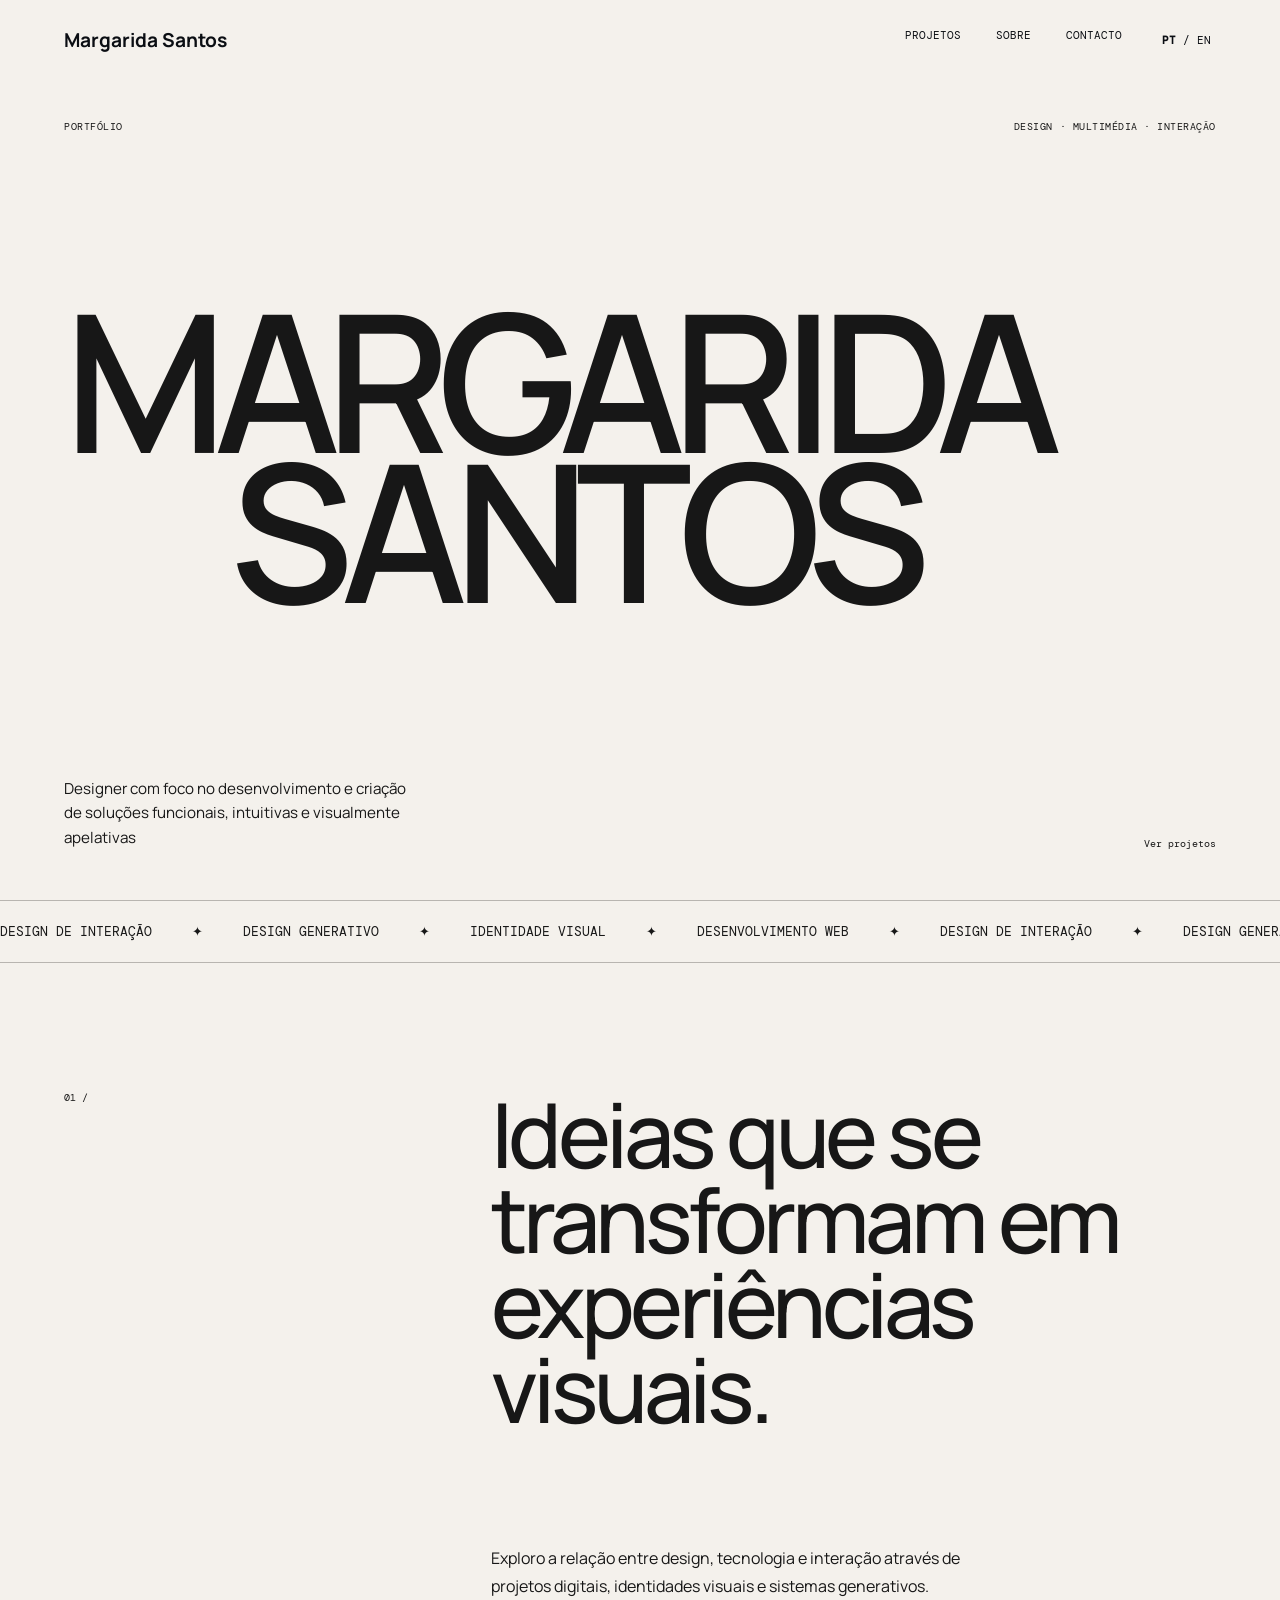
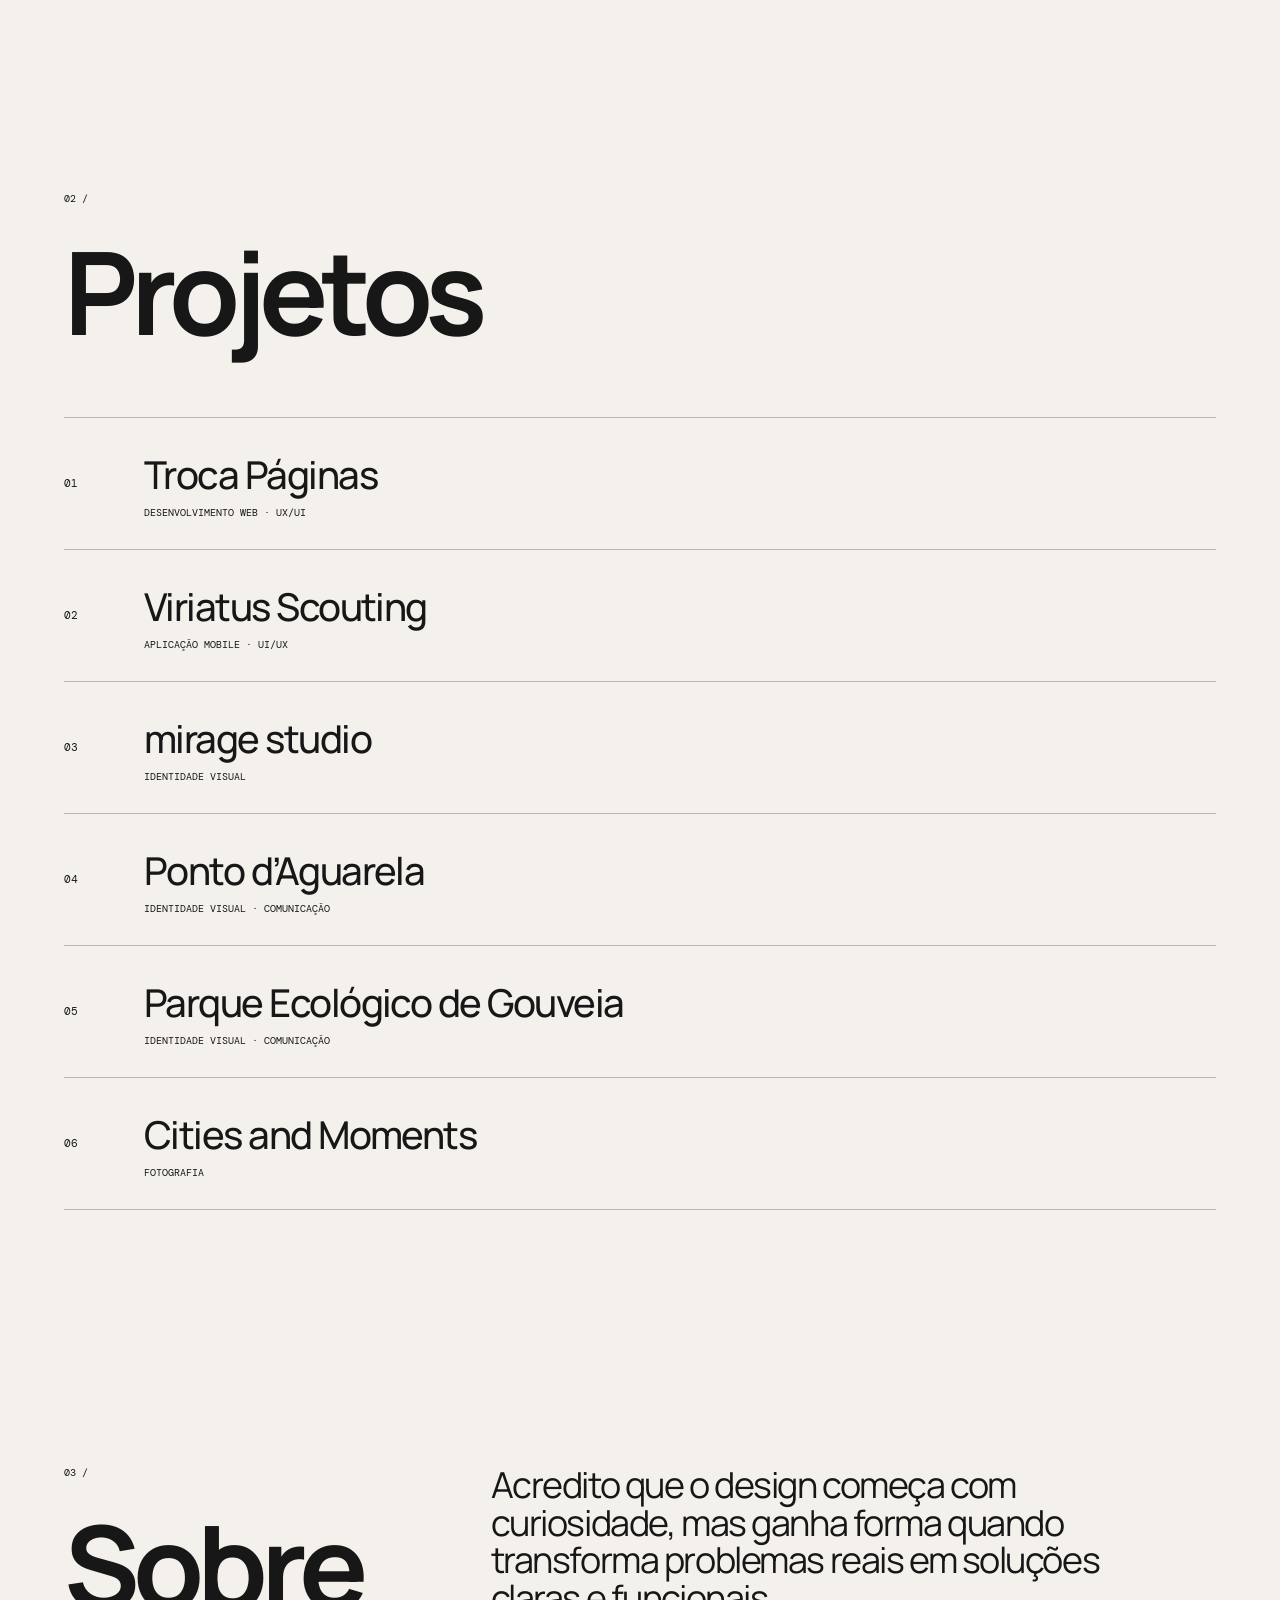
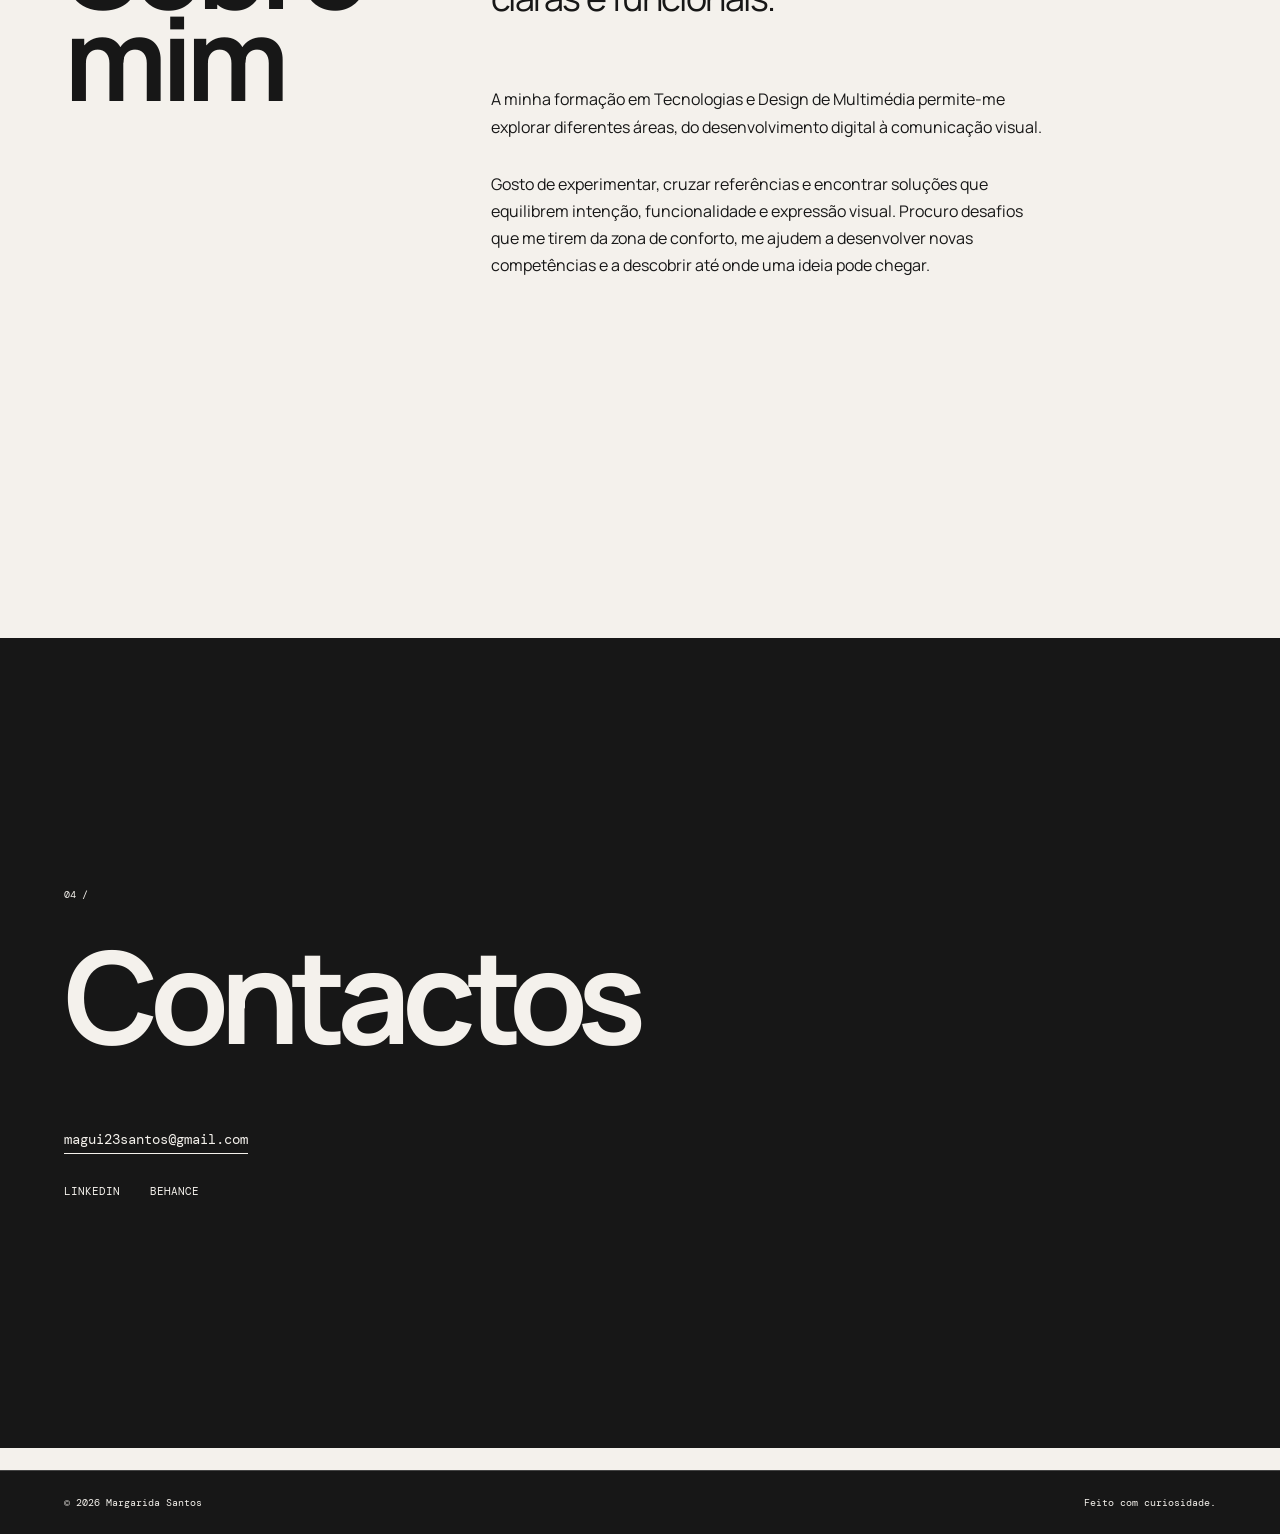
<file: index.html>
<!DOCTYPE html>
<html lang="pt-PT">

<head>
    <meta charset="UTF-8">
    <meta name="viewport" content="width=device-width, initial-scale=1.0">

    <title>Margarida Santos — Portfolio</title>
    <meta name="description" content="Portfólio de Margarida Santos, designer de multimédia: interação, sistemas generativos e comunicação visual.">

    <link rel="stylesheet" href="style.css">
</head>

<body>

    <!-- NAVIGATION -->
    <header class="navbar">
        <a href="index.html" class="logo">Margarida Santos</a>

        <nav>
            <a href="#projects" data-i18n="navProjects">Projetos</a>
            <a href="#about" data-i18n="navAbout">Sobre</a>
            <a href="#contact" data-i18n="navContact">Contacto</a>

            <button id="language-toggle" class="language-toggle" aria-label="Change language">
                <strong>PT</strong> / EN
            </button>
        </nav>
    </header>


    <main>

        <!-- HERO -->
        <section class="hero">

            <div class="hero-small">
                <span data-i18n="heroPortfolio">PORTFÓLIO</span>
                <span data-i18n="heroTags">DESIGN · MULTIMÉDIA · INTERAÇÃO</span>
            </div>

            <div class="hero-title">
                <h1>
                    MARGARIDA
                    <span>SANTOS</span>
                </h1>
            </div>

            <div class="hero-bottom">
                <p data-i18n="heroDescription">
                    Designer com foco no desenvolvimento e criação de soluções funcionais, intuitivas e visualmente apelativas
                </p>

                <a href="#projects" class="scroll">
                    <span data-i18n="heroScroll">Ver projetos</span>
                </a>
            </div>

        </section>


        <!-- MARQUEE (text comes from script.js so it translates) -->
        <div class="marquee" aria-hidden="true">
            <div class="marquee-track">
                <span data-i18n="mq1">Design de Interação</span><span>✦</span>
                <span data-i18n="mq2">Design Generativo</span><span>✦</span>
                <span data-i18n="mq3">Identidade Visual</span><span>✦</span>
                <span data-i18n="mq4">Desenvolvimento Web</span><span>✦</span>
                <span data-i18n="mq1">Design de Interação</span><span>✦</span>
                <span data-i18n="mq2">Design Generativo</span><span>✦</span>
                <span data-i18n="mq3">Identidade Visual</span><span>✦</span>
                <span data-i18n="mq4">Desenvolvimento Web</span><span>✦</span>
            </div>
        </div>


        <!-- INTRO -->
        <section class="intro">

            <p class="section-number">01 /</p>

            <h2 class="reveal" data-i18n="introTitle">
                Ideias que se transformam
                em experiências visuais.
            </h2>

            <p class="intro-text reveal" data-i18n="introText">
                Exploro a relação entre design, tecnologia
                e interação através de projetos digitais,
                identidades visuais e sistemas generativos.
            </p>

        </section>


        <!-- PROJECTS (rendered by script.js from projects.js) -->
        <section id="projects" class="projects">

            <div class="section-header">
                <p class="section-number">02 /</p>
                <h2 data-i18n="projectsTitle">Projetos</h2>
            </div>

            <div id="project-list"></div>

        </section>


        <!-- ABOUT -->
        <section id="about" class="about">

            <div>
                <p class="section-number">03 /</p>
                <h2 data-i18n="aboutTitle">Sobre mim</h2>
            </div>

            <div class="about-content">

                <p class="about-big reveal" data-i18n="aboutBig"></p>

                <p class="reveal" data-i18n="aboutText1"></p>

                <p class="reveal" data-i18n="aboutText2"></p>

            </div>

        </section>


        <!-- CONTACT -->
        <section id="contact" class="contact">

            <p class="section-number">04 /</p>

            <h2 data-i18n="contactTitle">Contactos</h2>

            <a href="mailto:magui23santos@gmail.com" class="email">
                magui23santos@gmail.com
            </a>

            <div class="socials">
                <a href="https://www.linkedin.com/in/margarida-santos023" target="_blank" rel="noopener">LinkedIn</a>
                <a href="https://www.behance.net/margaridasantos16" target="_blank" rel="noopener">Behance</a>
            </div>

        </section>

    </main>


    <!-- HOVER PREVIEW (follows the cursor over the project list) -->
    <div id="project-preview"  aria-hidden="true">
        <img alt="">
    </div>


    <footer>
        <span>© 2026 Margarida Santos</span>
        <span data-i18n="footer">Feito com curiosidade.</span>
    </footer>


    <script src="projects.js"></script>
    <script src="script.js"></script>

</body>

</html>
</file>
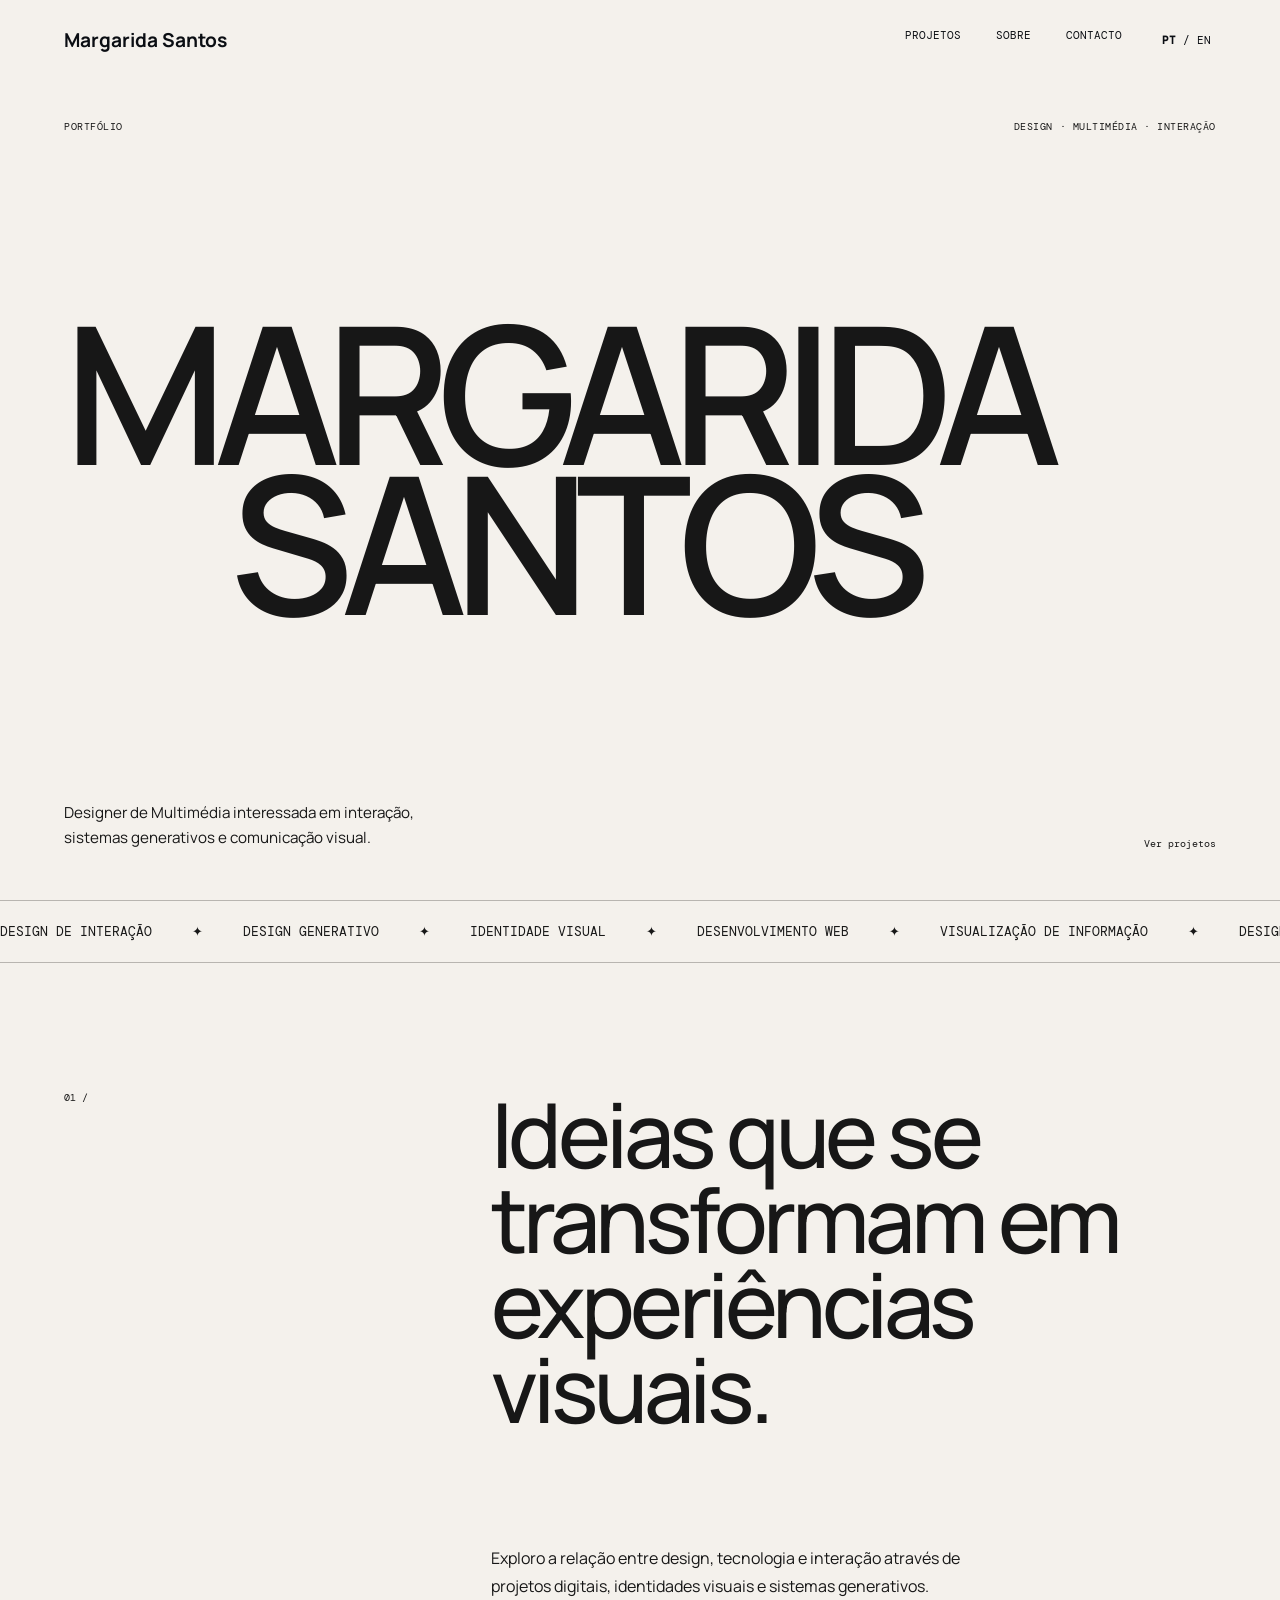
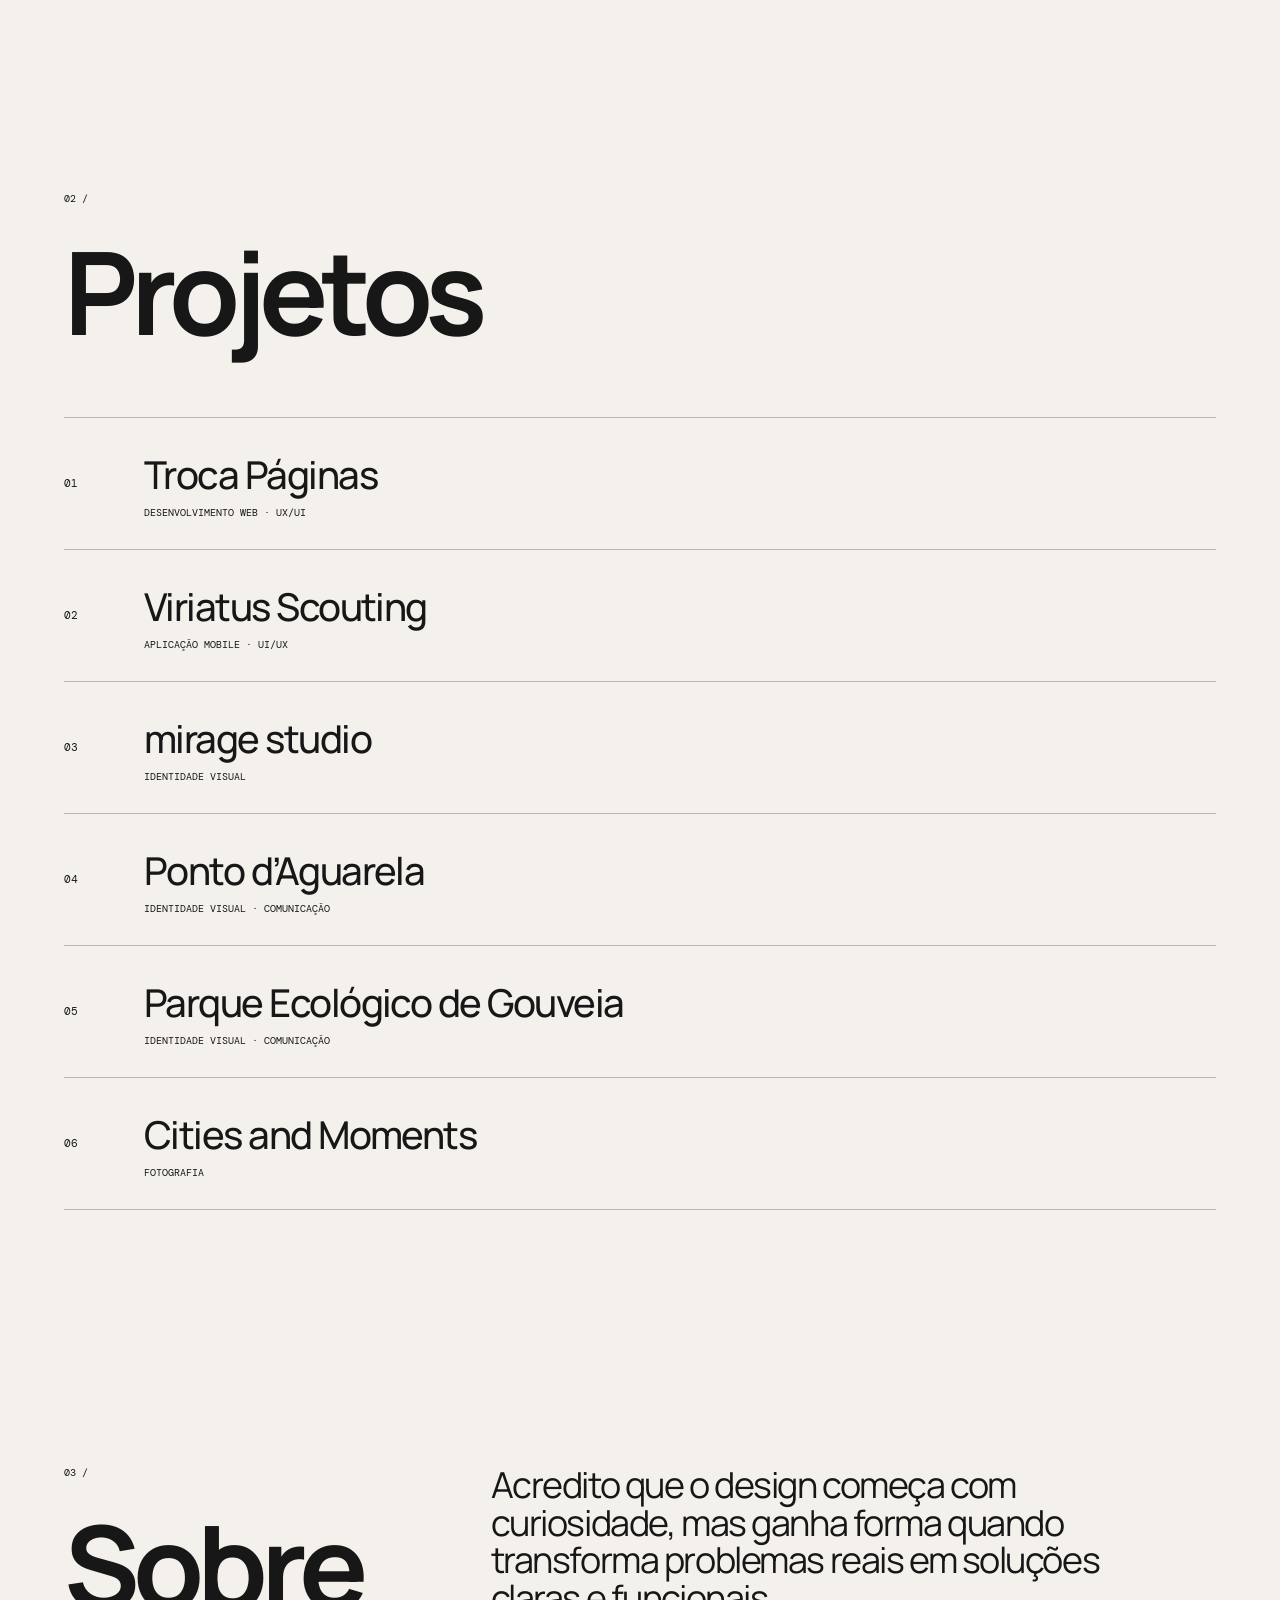
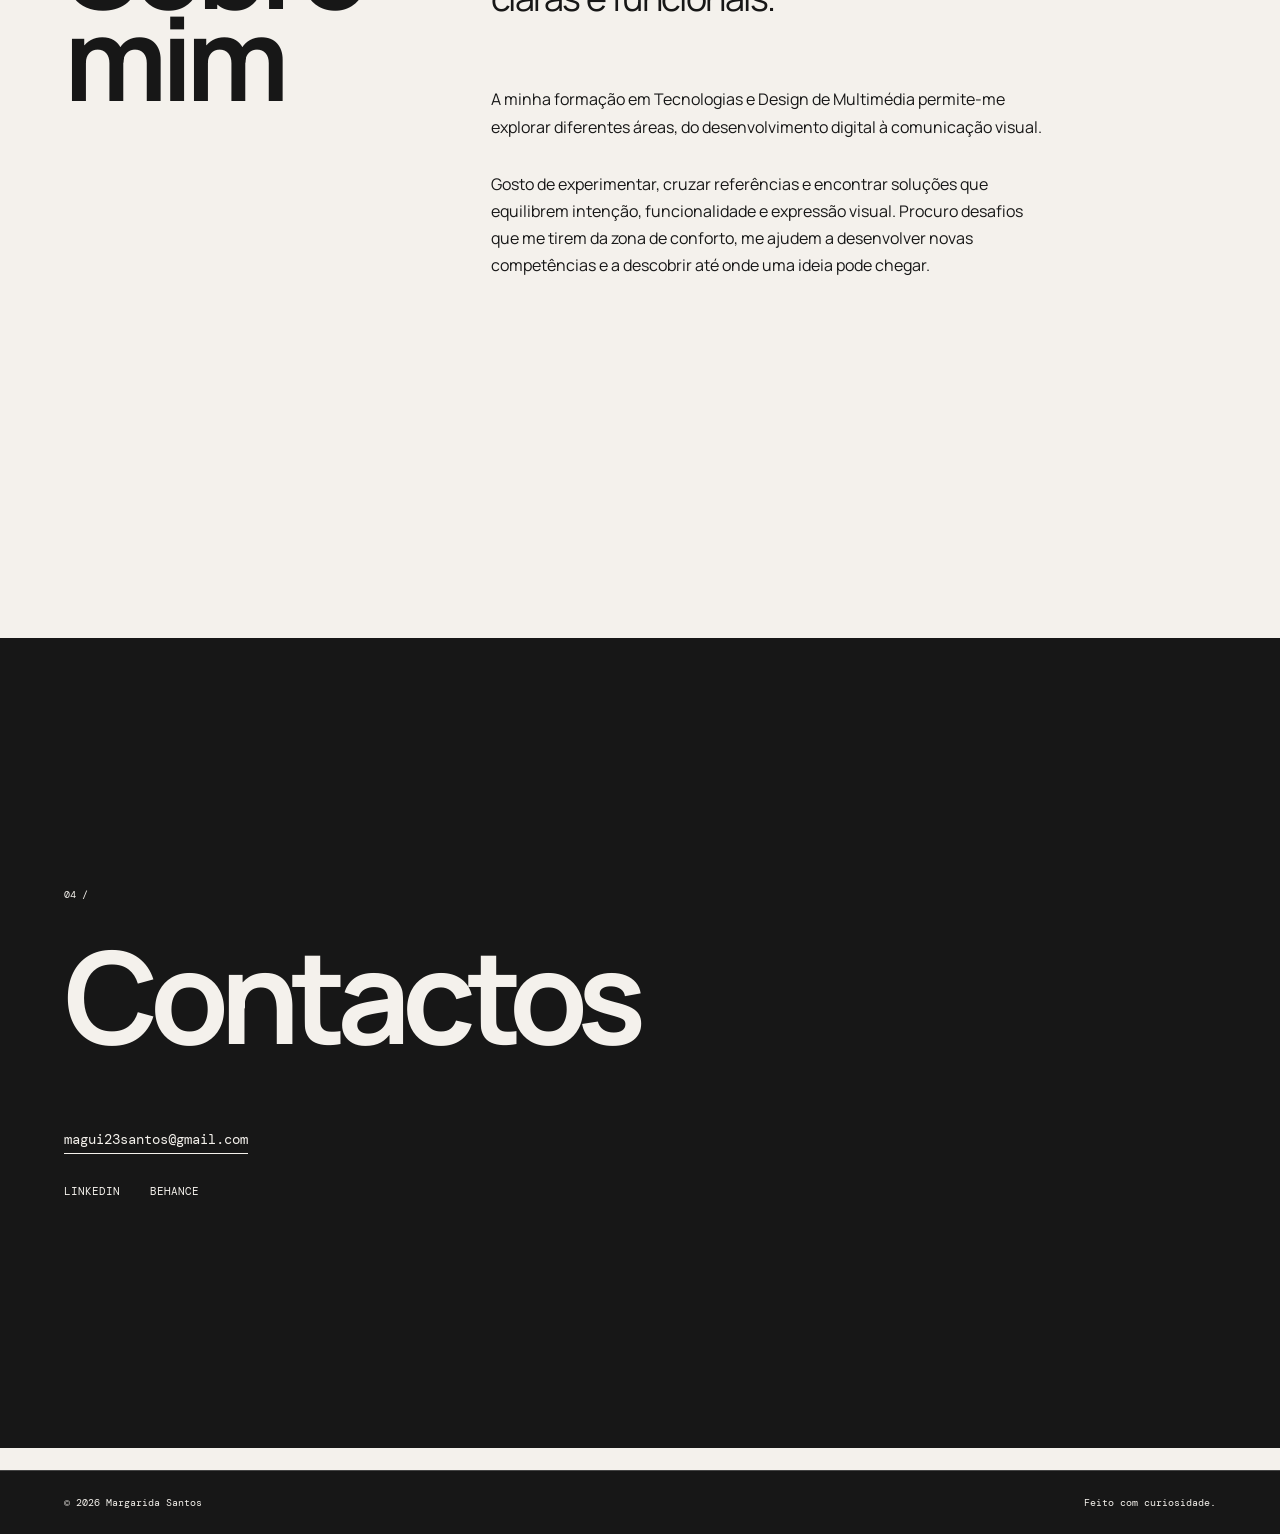
<file: portfolio/index.html>
<!DOCTYPE html>
<html lang="pt-PT">

<head>
    <meta charset="UTF-8">
    <meta name="viewport" content="width=device-width, initial-scale=1.0">

    <title>Margarida Santos — Portfolio</title>
    <meta name="description" content="Portfólio de Margarida Santos, designer de multimédia: interação, sistemas generativos e comunicação visual.">

    <link rel="stylesheet" href="style.css">
</head>

<body>

    <!-- NAVIGATION -->
    <header class="navbar">
        <a href="index.html" class="logo">Margarida Santos</a>

        <nav>
            <a href="#projects" data-i18n="navProjects">Projetos</a>
            <a href="#about" data-i18n="navAbout">Sobre</a>
            <a href="#contact" data-i18n="navContact">Contacto</a>

            <button id="language-toggle" class="language-toggle" aria-label="Change language">
                <strong>PT</strong> / EN
            </button>
        </nav>
    </header>


    <main>

        <!-- HERO -->
        <section class="hero">

            <div class="hero-small">
                <span data-i18n="heroPortfolio">PORTFÓLIO</span>
                <span data-i18n="heroTags">DESIGN · MULTIMÉDIA · INTERAÇÃO</span>
            </div>

            <div class="hero-title">
                <h1>
                    MARGARIDA
                    <span>SANTOS</span>
                </h1>
            </div>

            <div class="hero-bottom">
                <p data-i18n="heroDescription">
                    Designer de Multimédia interessada em
                    interação, sistemas generativos e
                    comunicação visual.
                </p>

                <a href="#projects" class="scroll">
                    <span data-i18n="heroScroll">Ver projetos</span>
                </a>
            </div>

        </section>


        <!-- MARQUEE (text comes from script.js so it translates) -->
        <div class="marquee" aria-hidden="true">
            <div class="marquee-track">
                <span data-i18n="mq1">Design de Interação</span><span>✦</span>
                <span data-i18n="mq2">Design Generativo</span><span>✦</span>
                <span data-i18n="mq3">Identidade Visual</span><span>✦</span>
                <span data-i18n="mq4">Desenvolvimento Web</span><span>✦</span>
                <span data-i18n="mq5">Visualização de Informação</span><span>✦</span>
                <span data-i18n="mq1">Design de Interação</span><span>✦</span>
                <span data-i18n="mq2">Design Generativo</span><span>✦</span>
                <span data-i18n="mq3">Identidade Visual</span><span>✦</span>
                <span data-i18n="mq4">Desenvolvimento Web</span><span>✦</span>
                <span data-i18n="mq5">Visualização de Informação</span><span>✦</span>
            </div>
        </div>


        <!-- INTRO -->
        <section class="intro">

            <p class="section-number">01 /</p>

            <h2 class="reveal" data-i18n="introTitle">
                Ideias que se transformam
                em experiências visuais.
            </h2>

            <p class="intro-text reveal" data-i18n="introText">
                Exploro a relação entre design, tecnologia
                e interação através de projetos digitais,
                identidades visuais e sistemas generativos.
            </p>

        </section>


        <!-- PROJECTS (rendered by script.js from projects.js) -->
        <section id="projects" class="projects">

            <div class="section-header">
                <p class="section-number">02 /</p>
                <h2 data-i18n="projectsTitle">Projetos</h2>
            </div>

            <div id="project-list"></div>

        </section>


        <!-- ABOUT -->
        <section id="about" class="about">

            <div>
                <p class="section-number">03 /</p>
                <h2 data-i18n="aboutTitle">Sobre mim</h2>
            </div>

            <div class="about-content">

                <p class="about-big reveal" data-i18n="aboutBig"></p>

                <p class="reveal" data-i18n="aboutText1"></p>

                <p class="reveal" data-i18n="aboutText2"></p>

            </div>

        </section>


        <!-- CONTACT -->
        <section id="contact" class="contact">

            <p class="section-number">04 /</p>

            <h2 data-i18n="contactTitle">Contactos</h2>

            <a href="mailto:magui23santos@gmail.com" class="email">
                magui23santos@gmail.com
            </a>

            <div class="socials">
                <a href="https://www.linkedin.com/in/margarida-santos023" target="_blank" rel="noopener">LinkedIn</a>
                <a href="https://www.behance.net/margaridasantos16" target="_blank" rel="noopener">Behance</a>
            </div>

        </section>

    </main>


    <!-- HOVER PREVIEW (follows the cursor over the project list) -->
    <div id="project-preview"  aria-hidden="true">
        <img alt="">
    </div>


    <footer>
        <span>© 2026 Margarida Santos</span>
        <span data-i18n="footer">Feito com curiosidade.</span>
    </footer>


    <script src="projects.js"></script>
    <script src="script.js"></script>

</body>

</html>
</file>
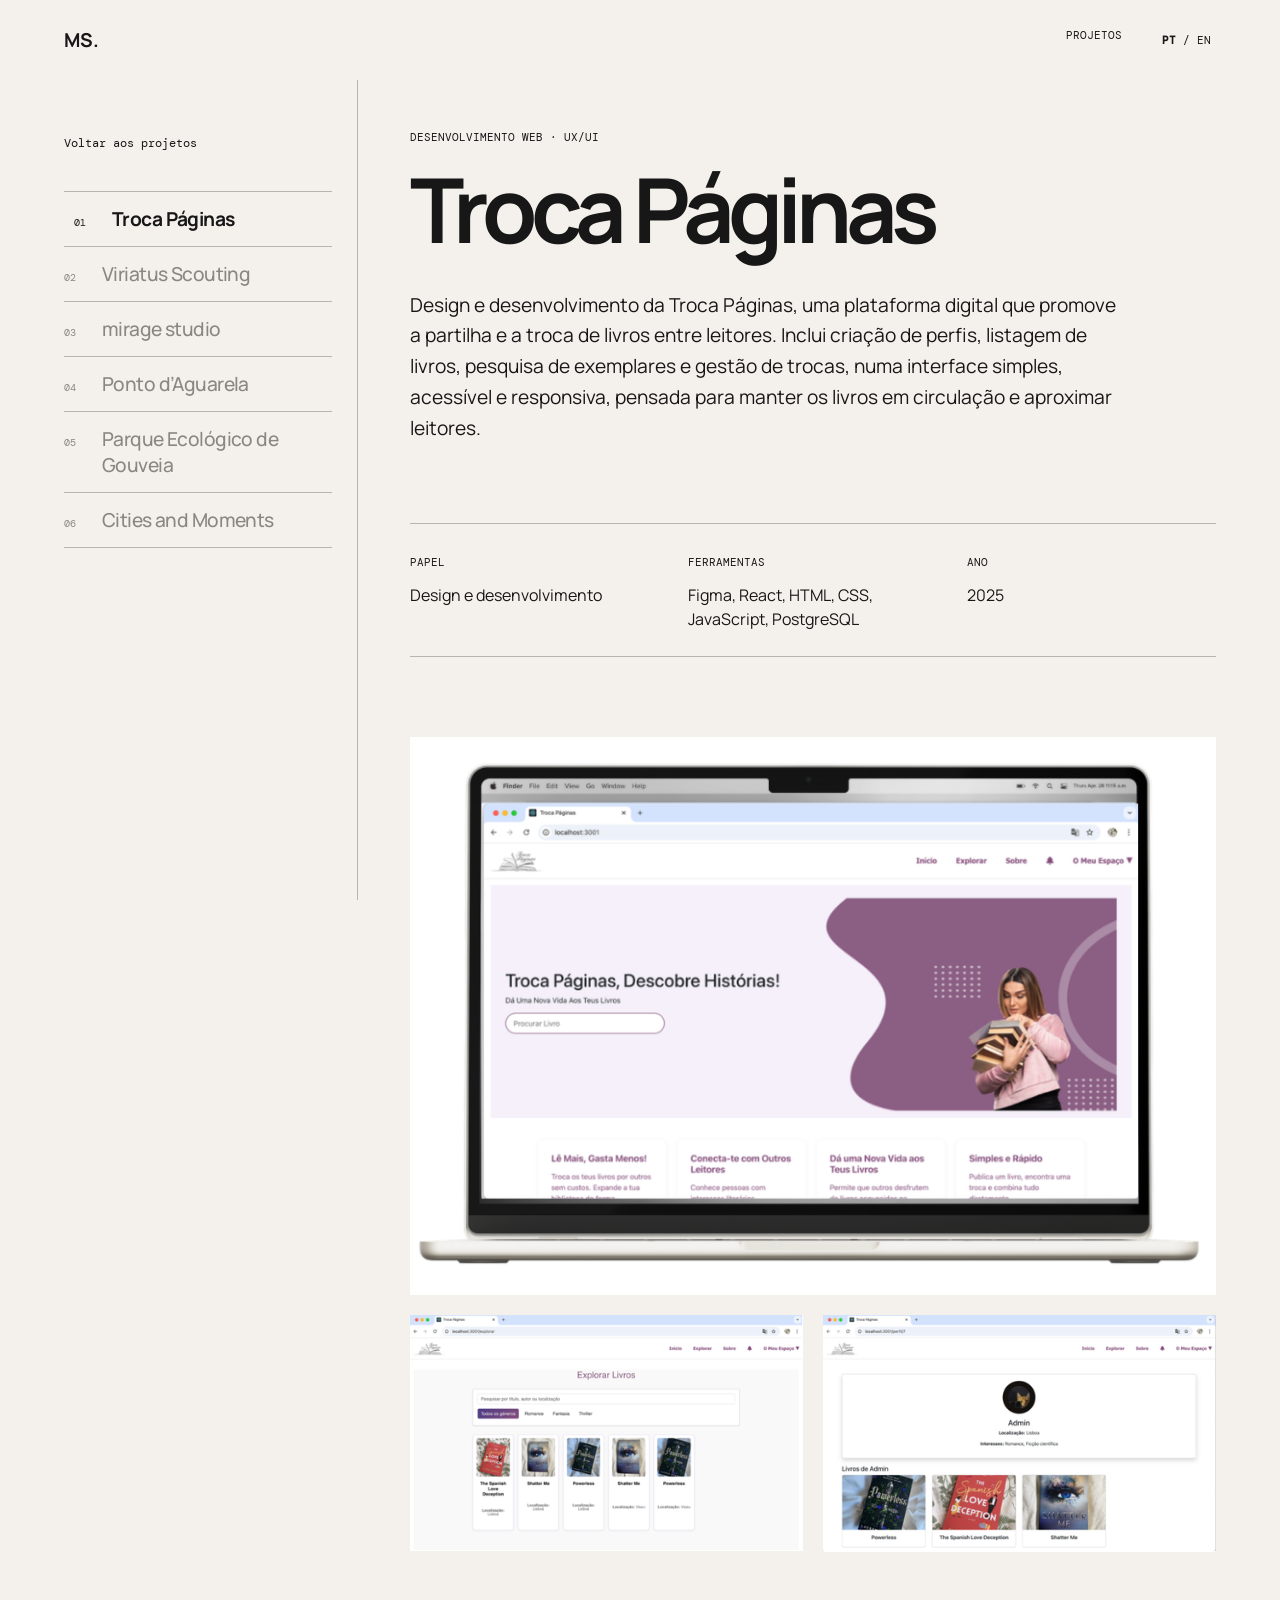
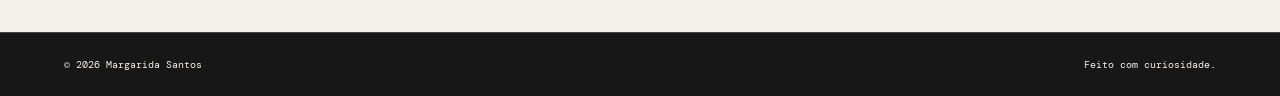
<file: project.html>
<!DOCTYPE html>
<html lang="pt-PT">
<head>
    <meta charset="UTF-8">
    <meta name="viewport" content="width=device-width, initial-scale=1.0">
    <title>Projeto — Margarida Santos</title>
    <link rel="stylesheet" href="style.css">
</head>
<body>

    <header class="navbar project-navbar">
        <a href="index.html" class="logo">MS.</a>
        <nav>
            <a href="index.html#projects" data-i18n="backProjects">Projetos</a>
            <button id="language-toggle" class="language-toggle" aria-label="Change language">
                <strong>PT</strong> / EN
            </button>
        </nav>
    </header>

    <div class="project-layout">

        <!-- LEFT: menu with all projects (stays in place) -->
        <aside class="project-menu" aria-label="Projects">
            <a href="index.html#projects" class="back-link" data-i18n="backLink">Voltar aos projetos</a>
            <div id="project-menu-list" class="project-menu-list"></div>
        </aside>

        <!-- RIGHT: the open project -->
        <main class="project-page" id="project-content">
            <p id="project-category" class="project-category"></p>
            <h1 id="project-title" class="project-page-title"></h1>
            <p id="project-description" class="project-description"></p>

            <div id="project-details" class="project-details">
                <div id="detail-role">
                    <span data-i18n="detailRole">Papel</span>
                    <p id="project-role"></p>
                </div>
                <div id="detail-tools">
                    <span data-i18n="detailTools">Ferramentas</span>
                    <p id="project-tools"></p>
                </div>
                <div id="detail-year">
                    <span data-i18n="detailYear">Ano</span>
                    <p id="project-year"></p>
                </div>
            </div>

            <div id="project-gallery" class="project-gallery"></div>

            
        </main>

    </div>

    <footer>
        <span>© 2026 Margarida Santos</span>
        <span data-i18n="footer">Feito com curiosidade.</span>
    </footer>

    <script src="projects.js"></script>
    <script src="project.js"></script>
</body>
</html>
</file>
<file: style.css>
@import url('https://fonts.googleapis.com/css2?family=DM+Mono:wght@400;500&family=Manrope:wght@400;500;600;700&display=swap');


/* =========================
   RESET
========================= */

* {
    margin: 0;
    padding: 0;
    box-sizing: border-box;
}

html {
    scroll-behavior: smooth;
}

body {
    background: #f4f1ec;
    color: #171717;
    font-family: "Manrope", sans-serif;
}

a {
    color: inherit;
    text-decoration: none;
}


/* =========================
   NAVBAR
========================= */

.navbar {
    position: fixed;
    top: 0;
    left: 0;

    width: 100%;
    height: 80px;

    padding: 0 5vw;

    display: flex;
    align-items: center;
    justify-content: space-between;

    z-index: 100;

    mix-blend-mode: difference;
    color: white;
}

.logo {
    font-size: 1.2rem;
    font-weight: 700;
}

nav {
    display: flex;
    gap: 35px;
}

nav a {
    font-family: "DM Mono", monospace;
    font-size: 0.7rem;
    text-transform: uppercase;

    position: relative;
}

nav a::after {
    content: "";

    position: absolute;
    left: 0;
    bottom: -5px;

    width: 0;
    height: 1px;

    background: currentColor;

    transition: width 0.3s ease;
}

nav a:hover::after {
    width: 100%;
}


/* =========================
   HERO
========================= */

.hero {
    min-height: 100vh;

    padding: 120px 5vw 50px;

    display: flex;
    flex-direction: column;
    justify-content: space-between;
}

.hero-small {
    display: flex;
    justify-content: space-between;

    font-family: "DM Mono", monospace;
    font-size: 0.65rem;
    letter-spacing: 0.05em;
}

.hero-title {
    margin-top: auto;
    margin-bottom: auto;
}

.hero h1 {
    font-size: clamp(5rem, 15vw, 15rem);
    line-height: 0.78;
    letter-spacing: -0.07em;
    font-weight: 600;
}

.hero h1 span {
    display: block;
    margin-left: 13vw;
}

.hero-bottom {
    display: flex;
    justify-content: space-between;
    align-items: flex-end;
}

.hero-bottom p {
    max-width: 360px;

    font-size: 0.95rem;
    line-height: 1.6;
}

.scroll {
    display: flex;
    align-items: center;
    gap: 15px;

    font-family: "DM Mono", monospace;
    font-size: 0.65rem;
}

/* =========================
   GENERAL
========================= */

section {
    padding: 10vw 5vw;
}

.section-number {
    font-family: "DM Mono", monospace;
    font-size: 0.65rem;

    margin-bottom: 40px;
}


/* =========================
   INTRO
========================= */

.intro {
    min-height: 80vh;

    display: grid;
    grid-template-columns: 1fr 2fr;
    gap: 5vw;
}

.intro h2 {
    font-size: clamp(3rem, 7vw, 8rem);
    line-height: 0.95;
    letter-spacing: -0.05em;
    font-weight: 500;
}

.intro-text {
    grid-column: 2;

    max-width: 500px;

    font-size: 1rem;
    line-height: 1.7;

    margin-top: 50px;
}


/* =========================
   PROJECTS
========================= */

.projects {
    padding-top: 5vw;
}

.section-header {
    margin-bottom: 80px;
}

.section-header h2 {
    font-size: clamp(4rem, 9vw, 10rem);
    line-height: 0.8;
    letter-spacing: -0.06em;
}


.project {
    display: grid;
    grid-template-columns: 80px 1fr;

    align-items: center;

    padding: 30px 0;

    border-top: 1px solid #b8b5b0;

    transition:
        padding 0.4s ease,
        background 0.4s ease;
}

.project:last-child {
    border-bottom: 1px solid #b8b5b0;
}

.project:hover {
    padding-left: 25px;
    padding-right: 25px;
    background: #e8e3dc;
}

.project-number {
    font-family: "DM Mono", monospace;
    font-size: 0.7rem;
}

.project-info h3 {
    font-size: clamp(1.5rem, 3vw, 3rem);
    font-weight: 500;
    letter-spacing: -0.04em;
}

.project-info p {
    margin-top: 5px;

    font-family: "DM Mono", monospace;
    font-size: 0.65rem;
    text-transform: uppercase;
}

/* =========================
   ABOUT
========================= */

.about {
    min-height: 100vh;

    display: grid;
    grid-template-columns: 1fr 2fr;
    gap: 5vw;
}

.about h2 {
    font-size: clamp(4rem, 9vw, 10rem);
    line-height: 0.8;
    letter-spacing: -0.06em;
}

.about-content {
    max-width: 700px;
}

.about-big {
    font-size: clamp(1.6rem, 2.8vw, 2.8rem);
    line-height: 1.05;
    letter-spacing: -0.04em;

    margin-bottom: 70px;
}

.about-content p:not(.about-big) {
    max-width: 560px;

    margin-bottom: 30px;

    line-height: 1.7;
}


/* =========================
   CONTACT
========================= */

.contact {
    min-height: 90vh;

    background: #171717;
    color: #f4f1ec;

    display: flex;
    flex-direction: column;
    justify-content: center;
}

.contact h2 {
    max-width: 900px;

    font-size: clamp(4rem, 10vw, 11rem);
    line-height: 0.85;
    letter-spacing: -0.07em;
}

.email {
    margin-top: 80px;

    width: fit-content;

    font-family: "DM Mono", monospace;
    font-size: 0.9rem;

    border-bottom: 1px solid #f4f1ec;

    padding-bottom: 5px;
}

.socials {
    display: flex;
    gap: 30px;

    margin-top: 30px;
}

.socials a {
    font-family: "DM Mono", monospace;
    font-size: 0.7rem;
    text-transform: uppercase;
}


/* =========================
   FOOTER
========================= */

footer {
    padding: 25px 5vw;

    background: #171717;
    color: #f4f1ec;

    border-top: 1px solid #444;

    display: flex;
    justify-content: space-between;

    font-family: "DM Mono", monospace;
    font-size: 0.6rem;
}


/* =========================
   MOBILE
========================= */

@media (max-width: 700px) {

    .navbar {
        height: 65px;
    }

    nav {
        gap: 15px;
    }

    nav a {
        font-size: 0.55rem;
    }

    .hero {
        padding-top: 100px;
    }

    .hero-small {
        flex-direction: column;
        gap: 8px;
    }

    .hero h1 {
        font-size: 19vw;
    }

    .hero h1 span {
        margin-left: 8vw;
    }

    .hero-bottom {
        flex-direction: column;
        align-items: flex-start;
        gap: 30px;
    }

    .intro,
    .about {
        display: block;
    }

    .intro h2,
    .about h2 {
        margin-bottom: 50px;
    }

    .intro-text {
        margin-left: 0;
    }

    .project {
        grid-template-columns: 40px 1fr;
    }

    .project:hover {
        padding-left: 10px;
        padding-right: 10px;
    }

    .project-info h3 {
        font-size: 1.3rem;
    }

    .project-info p {
        font-size: 0.55rem;
    }

    footer {
        flex-direction: column;
        gap: 10px;
    }
}



.language-toggle {
    background: none;
    color: inherit;
    border: none;
    cursor: pointer;
    font: inherit;
    font-family: "DM Mono", monospace;
    font-size: 0.7rem;
    padding: 5px;
}

.language-toggle strong {
    font-weight: 700;
}

.project-navbar {
    mix-blend-mode: normal;
    color: #171717;
    background: #f4f1ec;
}

.project-page {
    padding: 130px 5vw 80px;
    min-height: 100vh;
}

.back-link {
    display: inline-block;
    font-family: "DM Mono", monospace;
    font-size: 0.75rem;
    margin-bottom: 65px;
}

.back-link:hover {
    text-decoration: underline;
}

.project-category {
    font-family: "DM Mono", monospace;
    font-size: 0.7rem;
    text-transform: uppercase;
    margin-bottom: 25px;
}

.project-page-title {
    font-size: clamp(3.5rem, 12vw, 11rem);
    line-height: 0.9;
    letter-spacing: -0.07em;
    overflow-wrap: anywhere;
}

.project-description {
    max-width: 720px;
    font-size: clamp(1.05rem, 1.5vw, 1.3rem);
    line-height: 1.6;
    margin-top: 40px;
}

.project-details {
    display: grid;
    grid-template-columns: repeat(var(--columns, 3), 1fr);
    gap: 30px;
    margin: 80px 0;
    padding: 25px 0;
    border-top: 1px solid #b8b5b0;
    border-bottom: 1px solid #b8b5b0;
}

.project-details span {
    font-family: "DM Mono", monospace;
    font-size: 0.7rem;
    text-transform: uppercase;
}

.project-details p {
    margin-top: 12px;
    line-height: 1.5;
}

.project-gallery {
    display: grid;
    grid-template-columns: repeat(2, minmax(0, 1fr));
    gap: 20px;
}

.project-gallery img {
    display: block;
    width: 100%;
    height: auto;
    min-height: 200px;
    object-fit: contain;
    background: #e8e3dc;
}

.project-gallery img:first-child {
    grid-column: 1 / -1;
}

.project-gallery .image-missing {
    min-height: 250px;
    padding: 20px;
    object-fit: contain;
}

.bottom-link {
    margin-top: 60px;
}

@media (max-width: 700px) {
    .project-details {
        grid-template-columns: 1fr;
        gap: 25px;
        margin: 50px 0;
    }

    .project-gallery {
        grid-template-columns: 1fr;
    }

    .project-gallery img:first-child {
        grid-column: auto;
    }
}


/* =========================
   ADDITIONS
========================= */

[hidden] {
    display: none !important;
}

::selection {
    background: #171717;
    color: #f4f1ec;
}

a:focus-visible,
button:focus-visible {
    outline: 2px solid currentColor;
    outline-offset: 4px;
}

/* Hero scroll link */
.scroll {
    transition: gap 0.3s ease;
}

.scroll:hover {
    gap: 25px;
}

/* Marquee */
.marquee {
    overflow: hidden;
    padding: 22px 0;
    border-top: 1px solid #b8b5b0;
    border-bottom: 1px solid #b8b5b0;
    font-family: "DM Mono", monospace;
    font-size: 0.8rem;
    text-transform: uppercase;
    white-space: nowrap;
}

.marquee-track {
    display: inline-flex;
    gap: 40px;
    animation: marquee 35s linear infinite;
}

@keyframes marquee {
    to { transform: translateX(-50%); }
}

/* Scroll reveal */
.reveal {
    opacity: 0;
    transform: translateY(30px);
    transition: opacity 0.8s ease, transform 0.8s ease;
}

.reveal.visible {
    opacity: 1;
    transform: none;
}

.project.reveal {
    transition:
        opacity 0.8s ease,
        transform 0.8s ease,
        padding 0.4s ease,
        background 0.4s ease;
}

/* Cursor-following preview */
.project-preview {
    position: fixed;
    top: 0;
    left: 0;
    width: 300px;
    height: 380px;
    z-index: 50;
    pointer-events: none;
    overflow: hidden;
    opacity: 0;
    scale: 0.9;
    transition: opacity 0.3s ease, scale 0.3s ease;
}

.project-preview.active {
    opacity: 1;
    scale: 1;
}

.project-preview img {
    width: 100%;
    height: 100%;
    object-fit: cover;
    display: block;
}

/* Next project */
.next-project {
    display: block;
    margin-top: 100px;
    padding: 40px 0 0;
    border-top: 1px solid #171717;
}

.next-project span:first-child {
    display: block;
    font-family: "DM Mono", monospace;
    font-size: 0.7rem;
    text-transform: uppercase;
    margin-bottom: 15px;
}

.next-project strong {
    font-size: clamp(2rem, 7vw, 6rem);
    font-weight: 500;
    letter-spacing: -0.06em;
    line-height: 1;
}

@media (max-width: 700px) {
    .project-preview {
        display: none;
    }

    .marquee {
        font-size: 0.65rem;
    }

    .project-page {
        padding-top: 110px;
    }
}

@media (prefers-reduced-motion: reduce) {
    html {
        scroll-behavior: auto;
    }

    .marquee-track {
        animation: none;
    }

    .reveal {
        opacity: 1;
        transform: none;
        transition: none;
    }
}


/* =========================
   PROJECT PAGE: MENU + CONTENT
========================= */

.project-layout {
    display: grid;
    grid-template-columns: minmax(240px, 28vw) minmax(0, 1fr);
    padding-top: 80px;
    min-height: 100vh;
}

.project-menu {
    position: sticky;
    top: 80px;
    align-self: start;
    height: calc(100vh - 80px);
    overflow-y: auto;
    padding: 50px 2vw 40px 5vw;
    border-right: 1px solid #b8b5b0;
}

.project-menu .back-link {
    margin-bottom: 40px;
}

.project-menu-list {
    display: flex;
    flex-direction: column;
    gap: 0;
}

.menu-item {
    display: grid;
    grid-template-columns: 38px 1fr;
    align-items: baseline;
    padding: 14px 0;
    border-top: 1px solid #b8b5b0;
    color: #8a8782;
    transition: color 0.3s ease, padding 0.3s ease;
}

.menu-item:last-child {
    border-bottom: 1px solid #b8b5b0;
}

.menu-number {
    font-family: "DM Mono", monospace;
    font-size: 0.65rem;
}

.menu-title {
    font-size: clamp(1rem, 1.5vw, 1.5rem);
    font-weight: 500;
    letter-spacing: -0.03em;
}

.menu-item:hover {
    color: #171717;
    padding-left: 10px;
}

.menu-item.active {
    color: #171717;
    padding-left: 10px;
}

.menu-item.active .menu-title {
    font-weight: 700;
}

.project-page {
    padding: 50px 5vw 80px 4vw;
    min-height: 0;
}

.project-page .project-page-title {
    font-size: clamp(2.8rem, 7vw, 7.5rem);
}

.project-page.swap {
    animation: swap-in 0.5s ease;
}

@keyframes swap-in {
    from { opacity: 0; transform: translateY(15px); }
    to { opacity: 1; transform: none; }
}

@media (max-width: 900px) {
    .project-layout {
        grid-template-columns: 1fr;
        padding-top: 65px;
    }

    .project-menu {
        position: static;
        height: auto;
        padding: 25px 5vw 0;
        border-right: none;
    }

    .project-menu .back-link {
        margin-bottom: 20px;
    }

    .project-menu-list {
        flex-direction: row;
        overflow-x: auto;
        gap: 10px;
        padding-bottom: 15px;
        border-bottom: 1px solid #b8b5b0;
    }

    .menu-item,
    .menu-item:last-child {
        flex: 0 0 auto;
        grid-template-columns: auto;
        padding: 8px 14px;
        border: 1px solid #b8b5b0;
        border-radius: 99px;
        white-space: nowrap;
    }

    .menu-item:hover,
    .menu-item.active {
        padding-left: 14px;
    }

    .menu-item.active {
        background: #171717;
        color: #f4f1ec;
        border-color: #171717;
    }

    .menu-number {
        display: none;
    }

    .menu-title {
        font-size: 0.85rem;
    }

    .project-page {
        padding: 35px 5vw 60px;
    }
}

@media (prefers-reduced-motion: reduce) {
    .project-page.swap {
        animation: none;
    }
}
</file>
<file: portfolio/style.css>
@import url('https://fonts.googleapis.com/css2?family=DM+Mono:wght@400;500&family=Manrope:wght@400;500;600;700&display=swap');


/* =========================
   RESET
========================= */

* {
    margin: 0;
    padding: 0;
    box-sizing: border-box;
}

html {
    scroll-behavior: smooth;
}

body {
    background: #f4f1ec;
    color: #171717;
    font-family: "Manrope", sans-serif;
}

a {
    color: inherit;
    text-decoration: none;
}


/* =========================
   NAVBAR
========================= */

.navbar {
    position: fixed;
    top: 0;
    left: 0;

    width: 100%;
    height: 80px;

    padding: 0 5vw;

    display: flex;
    align-items: center;
    justify-content: space-between;

    z-index: 100;

    mix-blend-mode: difference;
    color: white;
}

.logo {
    font-size: 1.2rem;
    font-weight: 700;
}

nav {
    display: flex;
    gap: 35px;
}

nav a {
    font-family: "DM Mono", monospace;
    font-size: 0.7rem;
    text-transform: uppercase;

    position: relative;
}

nav a::after {
    content: "";

    position: absolute;
    left: 0;
    bottom: -5px;

    width: 0;
    height: 1px;

    background: currentColor;

    transition: width 0.3s ease;
}

nav a:hover::after {
    width: 100%;
}


/* =========================
   HERO
========================= */

.hero {
    min-height: 100vh;

    padding: 120px 5vw 50px;

    display: flex;
    flex-direction: column;
    justify-content: space-between;
}

.hero-small {
    display: flex;
    justify-content: space-between;

    font-family: "DM Mono", monospace;
    font-size: 0.65rem;
    letter-spacing: 0.05em;
}

.hero-title {
    margin-top: auto;
    margin-bottom: auto;
}

.hero h1 {
    font-size: clamp(5rem, 15vw, 15rem);
    line-height: 0.78;
    letter-spacing: -0.07em;
    font-weight: 600;
}

.hero h1 span {
    display: block;
    margin-left: 13vw;
}

.hero-bottom {
    display: flex;
    justify-content: space-between;
    align-items: flex-end;
}

.hero-bottom p {
    max-width: 360px;

    font-size: 0.95rem;
    line-height: 1.6;
}

.scroll {
    display: flex;
    align-items: center;
    gap: 15px;

    font-family: "DM Mono", monospace;
    font-size: 0.65rem;
}

/* =========================
   GENERAL
========================= */

section {
    padding: 10vw 5vw;
}

.section-number {
    font-family: "DM Mono", monospace;
    font-size: 0.65rem;

    margin-bottom: 40px;
}


/* =========================
   INTRO
========================= */

.intro {
    min-height: 80vh;

    display: grid;
    grid-template-columns: 1fr 2fr;
    gap: 5vw;
}

.intro h2 {
    font-size: clamp(3rem, 7vw, 8rem);
    line-height: 0.95;
    letter-spacing: -0.05em;
    font-weight: 500;
}

.intro-text {
    grid-column: 2;

    max-width: 500px;

    font-size: 1rem;
    line-height: 1.7;

    margin-top: 50px;
}


/* =========================
   PROJECTS
========================= */

.projects {
    padding-top: 5vw;
}

.section-header {
    margin-bottom: 80px;
}

.section-header h2 {
    font-size: clamp(4rem, 9vw, 10rem);
    line-height: 0.8;
    letter-spacing: -0.06em;
}


.project {
    display: grid;
    grid-template-columns: 80px 1fr;

    align-items: center;

    padding: 30px 0;

    border-top: 1px solid #b8b5b0;

    transition:
        padding 0.4s ease,
        background 0.4s ease;
}

.project:last-child {
    border-bottom: 1px solid #b8b5b0;
}

.project:hover {
    padding-left: 25px;
    padding-right: 25px;
    background: #e8e3dc;
}

.project-number {
    font-family: "DM Mono", monospace;
    font-size: 0.7rem;
}

.project-info h3 {
    font-size: clamp(1.5rem, 3vw, 3rem);
    font-weight: 500;
    letter-spacing: -0.04em;
}

.project-info p {
    margin-top: 5px;

    font-family: "DM Mono", monospace;
    font-size: 0.65rem;
    text-transform: uppercase;
}

/* =========================
   ABOUT
========================= */

.about {
    min-height: 100vh;

    display: grid;
    grid-template-columns: 1fr 2fr;
    gap: 5vw;
}

.about h2 {
    font-size: clamp(4rem, 9vw, 10rem);
    line-height: 0.8;
    letter-spacing: -0.06em;
}

.about-content {
    max-width: 700px;
}

.about-big {
    font-size: clamp(1.6rem, 2.8vw, 2.8rem);
    line-height: 1.05;
    letter-spacing: -0.04em;

    margin-bottom: 70px;
}

.about-content p:not(.about-big) {
    max-width: 560px;

    margin-bottom: 30px;

    line-height: 1.7;
}


/* =========================
   CONTACT
========================= */

.contact {
    min-height: 90vh;

    background: #171717;
    color: #f4f1ec;

    display: flex;
    flex-direction: column;
    justify-content: center;
}

.contact h2 {
    max-width: 900px;

    font-size: clamp(4rem, 10vw, 11rem);
    line-height: 0.85;
    letter-spacing: -0.07em;
}

.email {
    margin-top: 80px;

    width: fit-content;

    font-family: "DM Mono", monospace;
    font-size: 0.9rem;

    border-bottom: 1px solid #f4f1ec;

    padding-bottom: 5px;
}

.socials {
    display: flex;
    gap: 30px;

    margin-top: 30px;
}

.socials a {
    font-family: "DM Mono", monospace;
    font-size: 0.7rem;
    text-transform: uppercase;
}


/* =========================
   FOOTER
========================= */

footer {
    padding: 25px 5vw;

    background: #171717;
    color: #f4f1ec;

    border-top: 1px solid #444;

    display: flex;
    justify-content: space-between;

    font-family: "DM Mono", monospace;
    font-size: 0.6rem;
}


/* =========================
   MOBILE
========================= */

@media (max-width: 700px) {

    .navbar {
        height: 65px;
    }

    nav {
        gap: 15px;
    }

    nav a {
        font-size: 0.55rem;
    }

    .hero {
        padding-top: 100px;
    }

    .hero-small {
        flex-direction: column;
        gap: 8px;
    }

    .hero h1 {
        font-size: 19vw;
    }

    .hero h1 span {
        margin-left: 8vw;
    }

    .hero-bottom {
        flex-direction: column;
        align-items: flex-start;
        gap: 30px;
    }

    .intro,
    .about {
        display: block;
    }

    .intro h2,
    .about h2 {
        margin-bottom: 50px;
    }

    .intro-text {
        margin-left: 0;
    }

    .project {
        grid-template-columns: 40px 1fr;
    }

    .project:hover {
        padding-left: 10px;
        padding-right: 10px;
    }

    .project-info h3 {
        font-size: 1.3rem;
    }

    .project-info p {
        font-size: 0.55rem;
    }

    footer {
        flex-direction: column;
        gap: 10px;
    }
}



.language-toggle {
    background: none;
    color: inherit;
    border: none;
    cursor: pointer;
    font: inherit;
    font-family: "DM Mono", monospace;
    font-size: 0.7rem;
    padding: 5px;
}

.language-toggle strong {
    font-weight: 700;
}

.project-navbar {
    mix-blend-mode: normal;
    color: #171717;
    background: #f4f1ec;
}

.project-page {
    padding: 130px 5vw 80px;
    min-height: 100vh;
}

.back-link {
    display: inline-block;
    font-family: "DM Mono", monospace;
    font-size: 0.75rem;
    margin-bottom: 65px;
}

.back-link:hover {
    text-decoration: underline;
}

.project-category {
    font-family: "DM Mono", monospace;
    font-size: 0.7rem;
    text-transform: uppercase;
    margin-bottom: 25px;
}

.project-page-title {
    font-size: clamp(3.5rem, 12vw, 11rem);
    line-height: 0.9;
    letter-spacing: -0.07em;
    overflow-wrap: anywhere;
}

.project-description {
    max-width: 720px;
    font-size: clamp(1.05rem, 1.5vw, 1.3rem);
    line-height: 1.6;
    margin-top: 40px;
}

.project-details {
    display: grid;
    grid-template-columns: repeat(var(--columns, 3), 1fr);
    gap: 30px;
    margin: 80px 0;
    padding: 25px 0;
    border-top: 1px solid #b8b5b0;
    border-bottom: 1px solid #b8b5b0;
}

.project-details span {
    font-family: "DM Mono", monospace;
    font-size: 0.7rem;
    text-transform: uppercase;
}

.project-details p {
    margin-top: 12px;
    line-height: 1.5;
}

.project-gallery {
    display: grid;
    grid-template-columns: repeat(2, minmax(0, 1fr));
    gap: 20px;
}

.project-gallery img {
    display: block;
    width: 100%;
    height: auto;
    min-height: 200px;
    object-fit: contain;
    background: #e8e3dc;
}

.project-gallery img:first-child {
    grid-column: 1 / -1;
}

.project-gallery .image-missing {
    min-height: 250px;
    padding: 20px;
    object-fit: contain;
}

.bottom-link {
    margin-top: 60px;
}

@media (max-width: 700px) {
    .project-details {
        grid-template-columns: 1fr;
        gap: 25px;
        margin: 50px 0;
    }

    .project-gallery {
        grid-template-columns: 1fr;
    }

    .project-gallery img:first-child {
        grid-column: auto;
    }
}


/* =========================
   ADDITIONS
========================= */

[hidden] {
    display: none !important;
}

::selection {
    background: #171717;
    color: #f4f1ec;
}

a:focus-visible,
button:focus-visible {
    outline: 2px solid currentColor;
    outline-offset: 4px;
}

/* Hero scroll link */
.scroll {
    transition: gap 0.3s ease;
}

.scroll:hover {
    gap: 25px;
}

/* Marquee */
.marquee {
    overflow: hidden;
    padding: 22px 0;
    border-top: 1px solid #b8b5b0;
    border-bottom: 1px solid #b8b5b0;
    font-family: "DM Mono", monospace;
    font-size: 0.8rem;
    text-transform: uppercase;
    white-space: nowrap;
}

.marquee-track {
    display: inline-flex;
    gap: 40px;
    animation: marquee 35s linear infinite;
}

@keyframes marquee {
    to { transform: translateX(-50%); }
}

/* Scroll reveal */
.reveal {
    opacity: 0;
    transform: translateY(30px);
    transition: opacity 0.8s ease, transform 0.8s ease;
}

.reveal.visible {
    opacity: 1;
    transform: none;
}

.project.reveal {
    transition:
        opacity 0.8s ease,
        transform 0.8s ease,
        padding 0.4s ease,
        background 0.4s ease;
}

/* Cursor-following preview */
.project-preview {
    position: fixed;
    top: 0;
    left: 0;
    width: 300px;
    height: 380px;
    z-index: 50;
    pointer-events: none;
    overflow: hidden;
    opacity: 0;
    scale: 0.9;
    transition: opacity 0.3s ease, scale 0.3s ease;
}

.project-preview.active {
    opacity: 1;
    scale: 1;
}

.project-preview img {
    width: 100%;
    height: 100%;
    object-fit: cover;
    display: block;
}

/* Next project */
.next-project {
    display: block;
    margin-top: 100px;
    padding: 40px 0 0;
    border-top: 1px solid #171717;
}

.next-project span:first-child {
    display: block;
    font-family: "DM Mono", monospace;
    font-size: 0.7rem;
    text-transform: uppercase;
    margin-bottom: 15px;
}

.next-project strong {
    font-size: clamp(2rem, 7vw, 6rem);
    font-weight: 500;
    letter-spacing: -0.06em;
    line-height: 1;
}

@media (max-width: 700px) {
    .project-preview {
        display: none;
    }

    .marquee {
        font-size: 0.65rem;
    }

    .project-page {
        padding-top: 110px;
    }
}

@media (prefers-reduced-motion: reduce) {
    html {
        scroll-behavior: auto;
    }

    .marquee-track {
        animation: none;
    }

    .reveal {
        opacity: 1;
        transform: none;
        transition: none;
    }
}


/* =========================
   PROJECT PAGE: MENU + CONTENT
========================= */

.project-layout {
    display: grid;
    grid-template-columns: minmax(240px, 28vw) minmax(0, 1fr);
    padding-top: 80px;
    min-height: 100vh;
}

.project-menu {
    position: sticky;
    top: 80px;
    align-self: start;
    height: calc(100vh - 80px);
    overflow-y: auto;
    padding: 50px 2vw 40px 5vw;
    border-right: 1px solid #b8b5b0;
}

.project-menu .back-link {
    margin-bottom: 40px;
}

.project-menu-list {
    display: flex;
    flex-direction: column;
    gap: 0;
}

.menu-item {
    display: grid;
    grid-template-columns: 38px 1fr;
    align-items: baseline;
    padding: 14px 0;
    border-top: 1px solid #b8b5b0;
    color: #8a8782;
    transition: color 0.3s ease, padding 0.3s ease;
}

.menu-item:last-child {
    border-bottom: 1px solid #b8b5b0;
}

.menu-number {
    font-family: "DM Mono", monospace;
    font-size: 0.65rem;
}

.menu-title {
    font-size: clamp(1rem, 1.5vw, 1.5rem);
    font-weight: 500;
    letter-spacing: -0.03em;
}

.menu-item:hover {
    color: #171717;
    padding-left: 10px;
}

.menu-item.active {
    color: #171717;
    padding-left: 10px;
}

.menu-item.active .menu-title {
    font-weight: 700;
}

.project-page {
    padding: 50px 5vw 80px 4vw;
    min-height: 0;
}

.project-page .project-page-title {
    font-size: clamp(2.8rem, 7vw, 7.5rem);
}

.project-page.swap {
    animation: swap-in 0.5s ease;
}

@keyframes swap-in {
    from { opacity: 0; transform: translateY(15px); }
    to { opacity: 1; transform: none; }
}

@media (max-width: 900px) {
    .project-layout {
        grid-template-columns: 1fr;
        padding-top: 65px;
    }

    .project-menu {
        position: static;
        height: auto;
        padding: 25px 5vw 0;
        border-right: none;
    }

    .project-menu .back-link {
        margin-bottom: 20px;
    }

    .project-menu-list {
        flex-direction: row;
        overflow-x: auto;
        gap: 10px;
        padding-bottom: 15px;
        border-bottom: 1px solid #b8b5b0;
    }

    .menu-item,
    .menu-item:last-child {
        flex: 0 0 auto;
        grid-template-columns: auto;
        padding: 8px 14px;
        border: 1px solid #b8b5b0;
        border-radius: 99px;
        white-space: nowrap;
    }

    .menu-item:hover,
    .menu-item.active {
        padding-left: 14px;
    }

    .menu-item.active {
        background: #171717;
        color: #f4f1ec;
        border-color: #171717;
    }

    .menu-number {
        display: none;
    }

    .menu-title {
        font-size: 0.85rem;
    }

    .project-page {
        padding: 35px 5vw 60px;
    }
}

@media (prefers-reduced-motion: reduce) {
    .project-page.swap {
        animation: none;
    }
}
</file>
